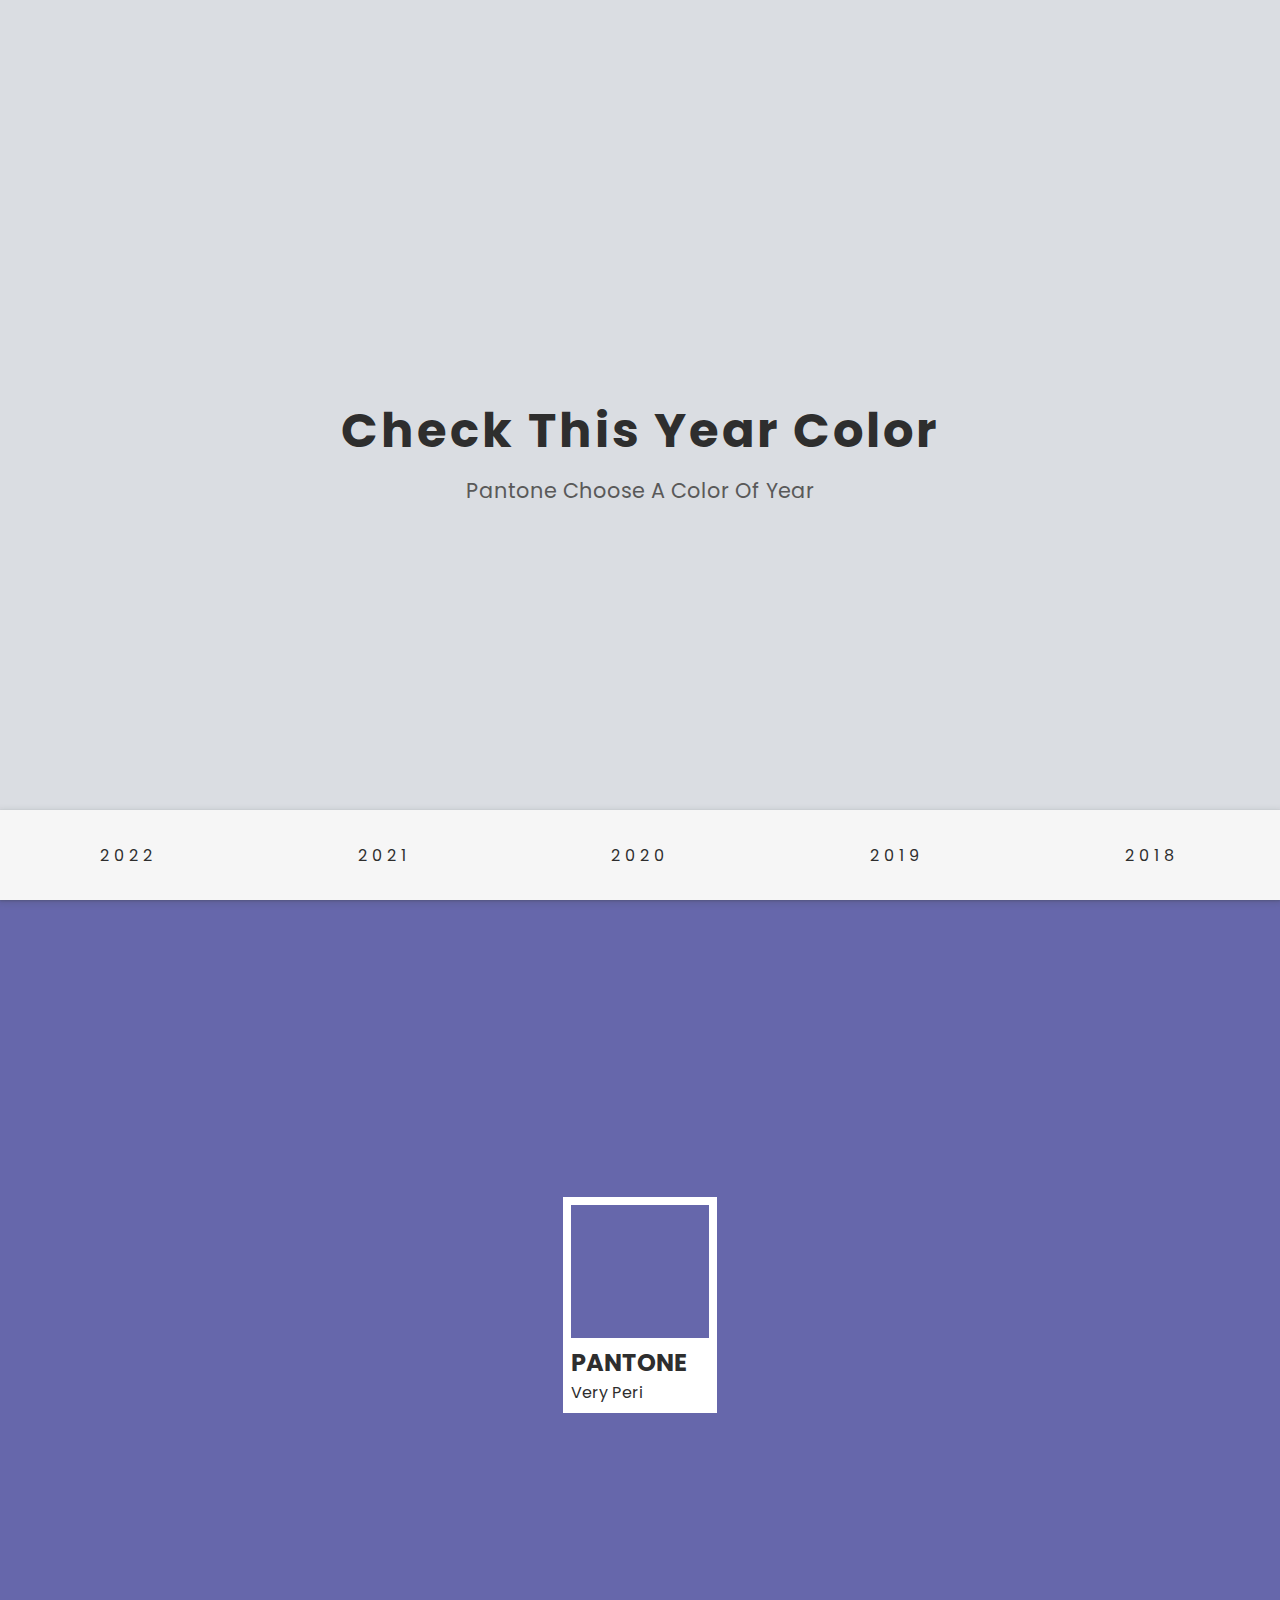
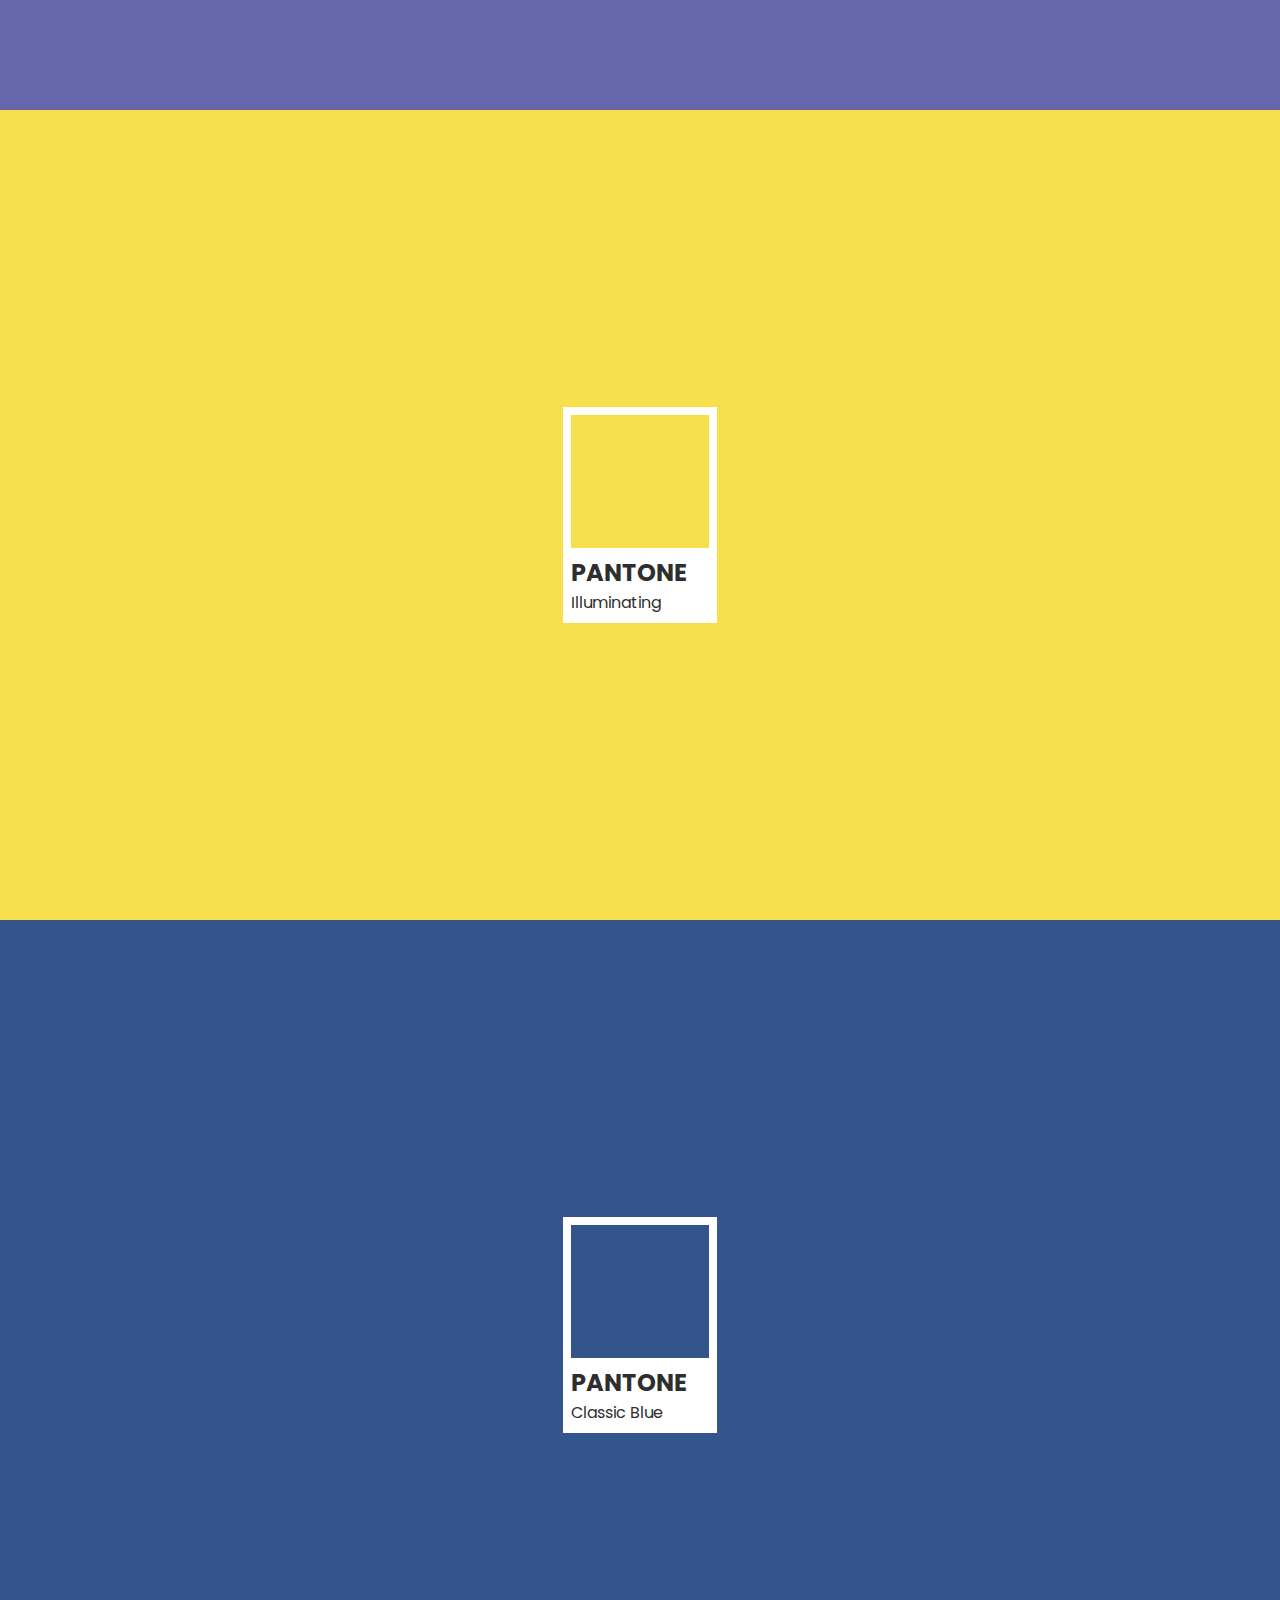
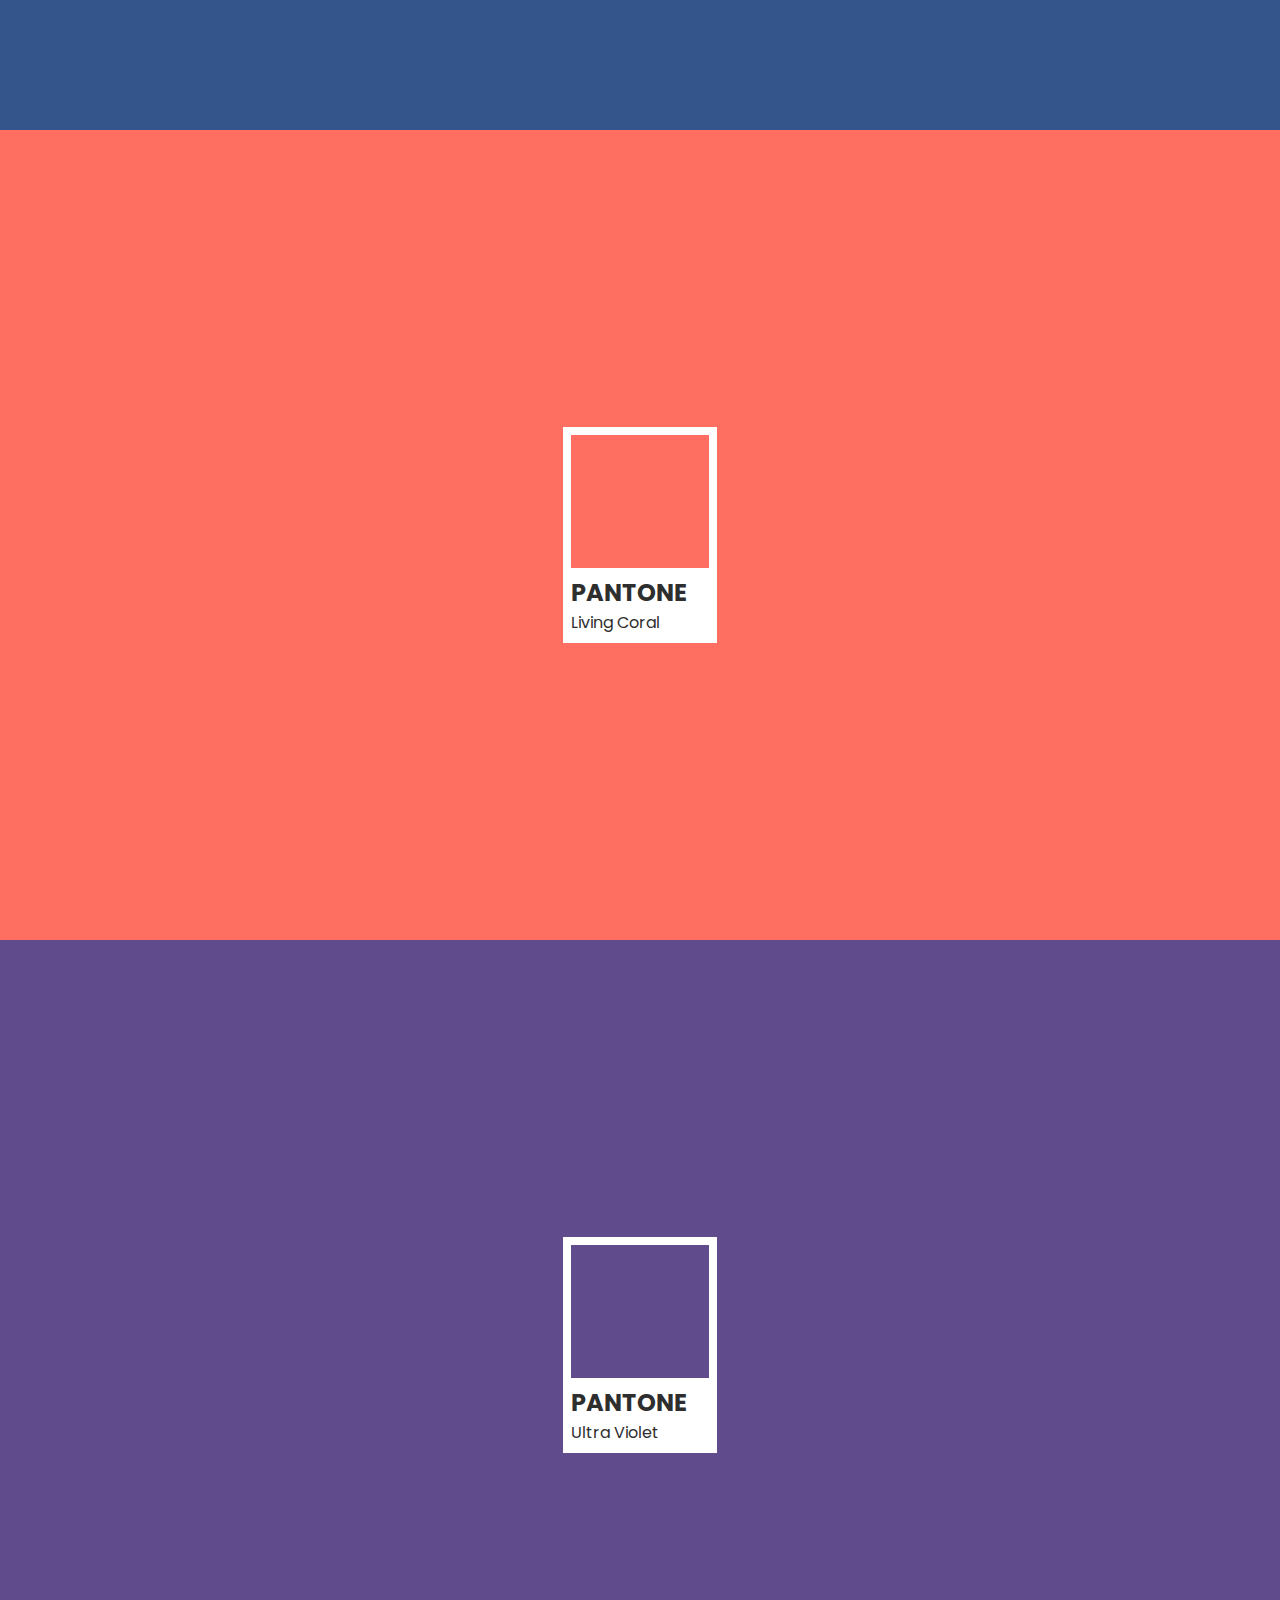
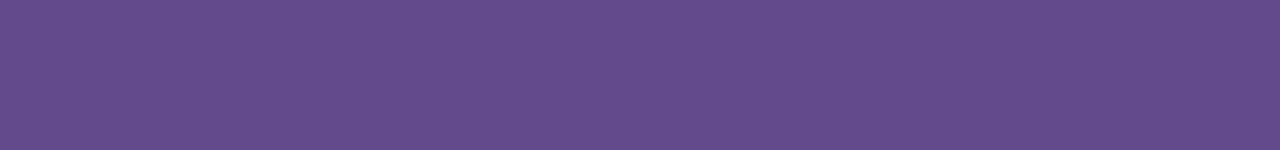
<file: 03-nav/index.html>
<!DOCTYPE html>
<html lang="en">
  <head>
    <meta charset="UTF-8" />
    <meta http-equiv="X-UA-Compatible" content="IE=edge" />
    <meta name="viewport" content="width=device-width, initial-scale=1.0" />
    <title>navbar + scroll</title>
    <!-- css -->
    <link rel="stylesheet" href="./styles.css" />
  </head>
  <body>
    <!-- header -->
    <header id="home">
      <div class="container">
        <h1>check this year color</h1>
        <p>Pantone choose a color of year</p>
      </div>
      <!-- navbar -->
      <nav class="navbar">
        <!-- <a href="#2022" class="link">2022</a>-->
      </nav>
    </header>
    <!-- insert section-->
    <!-- js -->
    <script type="module" src="./app.js"></script>
  </body>
</html>
</file>
<file: 03-nav/styles.css>
/* font */
@import url("https://fonts.googleapis.com/css2?family=Poppins:wght@200;300;400;500;600&family=Roboto:wght@300;400;500&display=swap");

:root {
  --background-clr: #dadde2;
  --font-clr: #2e2e2e;
  --font-clr2: #595959;
  --nav-clr: #f6f6f6;
  --hover-clr: #c6c0f8;
  --pure-white: #ffffff;
  --box-shadow: rgba(60, 64, 67, 0.3) 0px 1px 2px 0px,
    rgba(60, 64, 67, 0.15) 0px 2px 6px 2px;
  --main-font: "Poppins", sans-serif;
}
html {
  scroll-behavior: smooth;
}
*,
::before,
::after {
  margin: 0;
  padding: 0;
  box-sizing: border-box;
}

body {
  font-family: var(--main-font);
  text-transform: capitalize;
  color: var(--font-clr);
}

ul {
  list-style: none;
}
a {
  text-decoration: none;
}

/* hero */
header {
  position: relative;
  background: var(--background-clr);
  width: 100%;
  height: 100vh;
  display: grid;
  place-items: center;
}
.container {
  text-align: center;
}
.container h1 {
  font-size: 3rem;
  letter-spacing: 3px;
  margin-bottom: 0.5rem;
}
.container p {
  font-size: 1.3rem;
  color: var(--font-clr2);
}

/* navbar*/
.navbar {
  position: absolute;
  background: var(--nav-clr);
  width: 100%;
  height: 10vh;
  bottom: 0;
  box-shadow: var(--box-shadow);
  display: flex;
  flex-direction: row;
}
.link {
  display: flex;
  flex: 1;
  align-items: center;
  justify-content: center;
  color: var(--font-clr);
  letter-spacing: 5px;
  transition: all 0.3s;
}

.link:hover {
  background-color: var(--hover-clr);
}
/* fixed navbar */
.fixed {
  position: fixed;
  top: 0;
}

/* section */
.section {
  height: 90vh;
  display: grid;
  place-items: center;
}
.paper {
  width: 12%;
  background: var(--pure-white);
  padding: 0.5rem;
  display: grid;
  grid-template-rows: 2fr 1fr;
}

.info h2 {
  margin-top: 0.4rem;
  text-transform: uppercase;
}
.info .color-name {
  font-size: 1rem;
  font-weight: 400;
}
</file>
